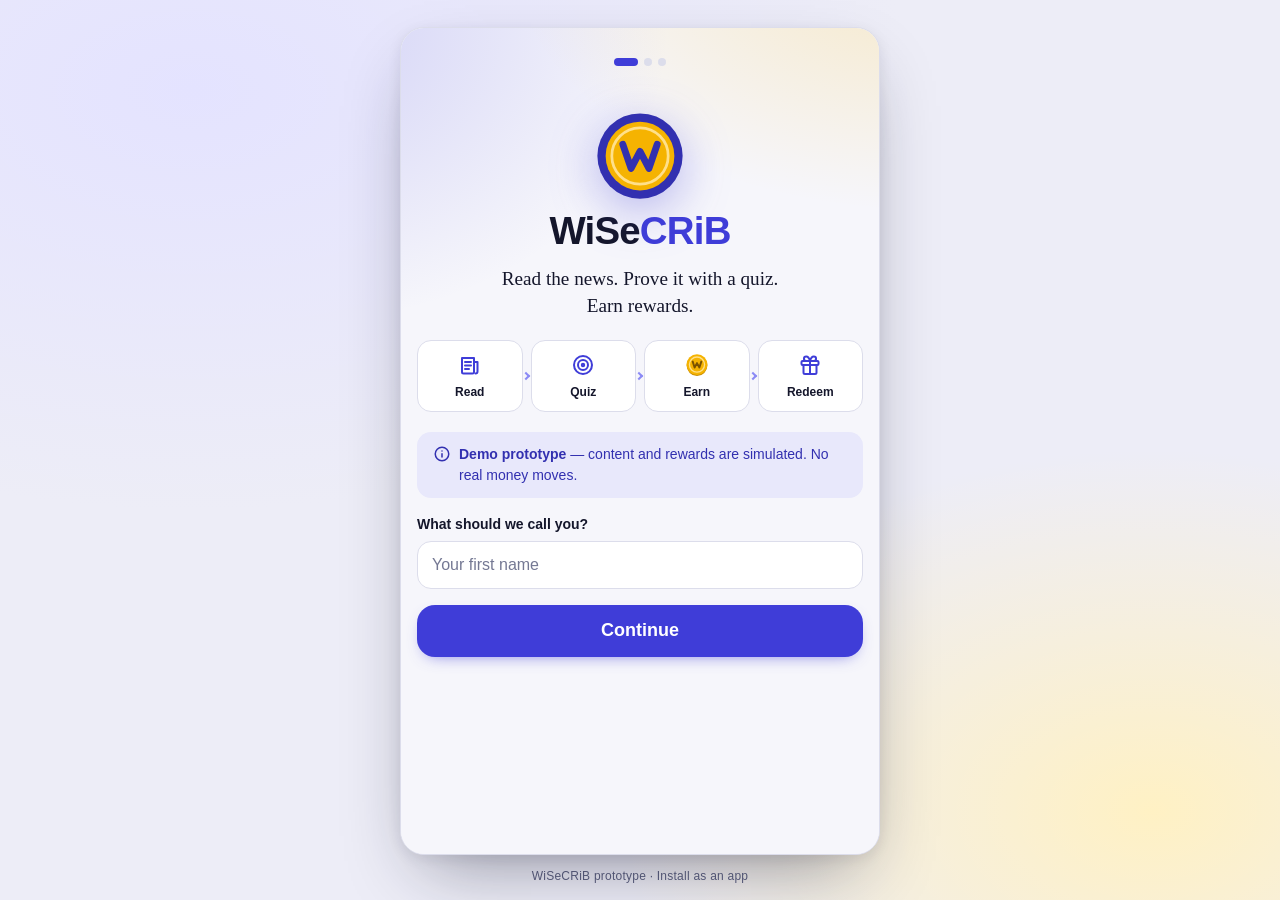
<file: wisecrib/index.html>
<!doctype html>
<html lang="en-IN" data-theme="light">
<head>
  <meta charset="utf-8">
  <meta name="viewport" content="width=device-width, initial-scale=1, viewport-fit=cover">
  <title>WiSeCRiB — Read. Quiz. Earn.</title>
  <meta name="description" content="WiSeCRiB: a current-affairs reader for exam aspirants. Read the news, prove it with a quiz, earn rewards. Demo prototype.">
  <meta name="theme-color" content="#F6F6FB">
  <meta name="color-scheme" content="light dark">
  <meta name="mobile-web-app-capable" content="yes">
  <meta name="apple-mobile-web-app-capable" content="yes">
  <meta name="apple-mobile-web-app-title" content="WiSeCRiB">
  <meta name="apple-mobile-web-app-status-bar-style" content="default">
  <link rel="manifest" href="./manifest.json">
  <link rel="icon" href="./icons/icon.svg" type="image/svg+xml">
  <link rel="icon" href="./icons/icon-192.png" type="image/png" sizes="192x192">
  <link rel="apple-touch-icon" href="./icons/apple-touch-icon.png">
  <script>
    /* Theme boot: apply the saved theme before first paint to avoid a flash. */
    (function () {
      try {
        var s = JSON.parse(localStorage.getItem('wisecrib:state') || 'null');
        var t = (s && s.settings && s.settings.theme) || 'system';
        if (t !== 'light' && t !== 'dark') t = matchMedia('(prefers-color-scheme: dark)').matches ? 'dark' : 'light';
        document.documentElement.setAttribute('data-theme', t);
        var m = document.querySelector('meta[name="theme-color"]');
        if (m) m.setAttribute('content', t === 'dark' ? '#0F1020' : '#F6F6FB');
      } catch (e) { /* storage unavailable: keep light */ }
    })();
  </script>
  <link rel="stylesheet" href="./css/tokens.css">
  <link rel="stylesheet" href="./css/base.css">
  <link rel="stylesheet" href="./css/components.css">
  <link rel="stylesheet" href="./css/views.css">
</head>
<body>
  <a class="skip-link" href="#view" data-skip-link>Skip to content</a>
  <div class="shell" id="shell">
    <header id="app-header" class="app-header"></header>
    <main id="view" class="view" tabindex="-1"></main>
    <nav id="tabbar" class="tabbar" aria-label="Primary"></nav>
    <div id="toast-root" class="toast-root"></div>
    <div id="sheet-root" class="sheet-root"></div>
  </div>
  <p class="desktop-caption">WiSeCRiB prototype · Install as an app</p>
  <div id="live" class="sr-only" aria-live="polite" aria-atomic="true"></div>
  <noscript>
    <p class="noscript">WiSeCRiB needs JavaScript to run. Please enable it and reload.</p>
  </noscript>
  <script type="module" src="./js/main.js"></script>
</body>
</html>
</file>
<file: wisecrib/css/tokens.css>
/* WiSeCRiB design tokens: "Ink & Gold". Light is the default; dark overrides below. */
:root {
  color-scheme: light;

  /* Brand ink */
  --brand-50: #F3F3FE;
  --brand-100: #E8E8FB;
  --brand-200: #CFCFF7;
  --brand-400: #8B8AF5;
  --brand-500: #5856E6;
  --brand-600: #3F3DD8;
  --brand-700: #3230B0;
  --brand-800: #26248A;
  --brand-900: #1A1960;

  /* Coin gold: always dark text on gold */
  --coin-100: #FFF3C7;
  --coin-300: #FFD66B;
  --coin-500: #F5B301;
  --coin-600: #D99A00;
  --coin-ink: #3D2C00;

  /* Status */
  --success: #1B9E5A;
  --danger: #D93B3B;
  --warning: #B7791F;

  /* Surfaces and text (light) */
  --bg: #F6F6FB;
  --surface: #FFFFFF;
  --surface-2: #EEEFF8;
  --surface-3: #E4E5F2;
  --text: #14162B;
  --muted: #5C6080;
  --border: #DCDDEB;

  --link: var(--brand-600);
  --accent-text: var(--brand-700);
  --accent-soft: var(--brand-100);
  --success-text: #13784A;
  --success-soft: #E3F5EC;
  --danger-text: #B42828;
  --danger-soft: #FCE8E8;
  --warning-text: #875A10;
  --warning-soft: #FDF1DC;
  --coin-soft: #FFF3C7;
  --coin-text: #5C4300;

  --ink-grad: linear-gradient(135deg, #4744E0 0%, #3230B0 50%, #1F1E78 100%);
  --gold-grad: linear-gradient(135deg, #FFE08A 0%, #F5B301 55%, #D99A00 100%);
  --backdrop-grad: radial-gradient(1200px 700px at 15% 10%, #E4E3FF 0%, transparent 60%),
                   radial-gradient(900px 600px at 90% 90%, #FFF1C4 0%, transparent 60%),
                   #EDEDF7;

  /* Elevation */
  --shadow-1: 0 1px 2px rgba(20, 22, 43, .06), 0 1px 3px rgba(20, 22, 43, .05);
  --shadow-2: 0 12px 28px -14px rgba(20, 22, 43, .28), 0 2px 6px rgba(20, 22, 43, .06);
  --shadow-3: 0 30px 70px -24px rgba(20, 22, 43, .45), 0 4px 14px rgba(20, 22, 43, .08);

  /* Radii */
  --r-xs: 6px;
  --r-sm: 10px;
  --r-md: 14px;
  --r-lg: 18px;
  --r-xl: 24px;
  --r-pill: 999px;

  /* Spacing */
  --s-1: 4px;
  --s-2: 8px;
  --s-3: 12px;
  --s-4: 16px;
  --s-5: 20px;
  --s-6: 24px;
  --s-8: 32px;
  --gutter: 16px;

  /* Type */
  --font-ui: -apple-system, BlinkMacSystemFont, "Segoe UI", Roboto, Inter, "Helvetica Neue", Arial, sans-serif;
  --font-serif: Georgia, "Times New Roman", serif;
  --fs-xs: .75rem;
  --fs-sm: .875rem;
  --fs-md: 1rem;
  --fs-lg: 1.125rem;
  --fs-xl: 1.375rem;
  --fs-2xl: 1.75rem;
  --fs-3xl: 2.25rem;

  /* Motion */
  --ease: cubic-bezier(.2, .8, .2, 1);
  --dur-1: 150ms;
  --dur-2: 250ms;
  --dur-3: 400ms;

  /* Layout */
  --header-h: 56px;
  --tabbar-h: 60px;
  --safe-top: env(safe-area-inset-top, 0px);
  --safe-bottom: env(safe-area-inset-bottom, 0px);

  --backdrop: rgba(12, 12, 32, .5);
  --toast-bg: #14162B;
  --toast-text: #F4F5FF;
  --skeleton: #E6E7F2;
  /* Focus ring: >= 3:1 on every surface it sits on (5.85:1 on surface-3 .. 7.32:1 on white). */
  --focus-ring: var(--brand-600);
}

[data-theme="dark"] {
  color-scheme: dark;

  --bg: #0F1020;
  --surface: #171932;
  --surface-2: #1F2242;
  --surface-3: #282B52;
  --text: #EEF0FF;
  --muted: #A2A6C8;
  --border: #2A2E55;

  --link: var(--brand-400);
  --accent-text: #B9B8FC;
  --accent-soft: #262862;
  --success-text: #5BD497;
  --success-soft: #133626;
  --danger-text: #FF8F8F;
  --danger-soft: #3A1A24;
  --warning-text: #F2BE63;
  --warning-soft: #3A2C12;
  --coin-soft: #3A3010;
  --coin-text: #FFD66B;

  --ink-grad: linear-gradient(135deg, #4744E0 0%, #2C2A98 50%, #1A1960 100%);
  --backdrop-grad: radial-gradient(1200px 700px at 15% 10%, #1D1D52 0%, transparent 60%),
                   radial-gradient(900px 600px at 90% 90%, #2A2310 0%, transparent 60%),
                   #090A16;

  --shadow-1: 0 1px 2px rgba(0, 0, 0, .45);
  --shadow-2: 0 12px 28px -14px rgba(0, 0, 0, .8), 0 2px 6px rgba(0, 0, 0, .3);
  --shadow-3: 0 30px 70px -24px rgba(0, 0, 0, .9);

  --backdrop: rgba(0, 0, 0, .62);
  --toast-bg: #EEF0FF;
  --toast-text: #14162B;
  --skeleton: #23264A;
  --focus-ring: var(--brand-400); /* 4.53:1 on surface-3 .. 6.61:1 on the backdrop */
}

/* Controls on ink cards and toasts sit on a dark (or, in dark theme, light) fill: use a ring that
   contrasts with that fill (white on ink >= 6.6:1; toast text colour on the toast >= 16:1). */
.card-ink > * { --focus-ring: #FFFFFF; }
.toast { --focus-ring: var(--toast-text); }
</file>
<file: wisecrib/css/base.css>
/* Reset, shell layout, typography, focus, utilities. */
*, *::before, *::after { box-sizing: border-box; }

html, body { height: 100%; }

html {
  -webkit-text-size-adjust: 100%;
  text-size-adjust: 100%;
}

body {
  margin: 0;
  font-family: var(--font-ui);
  font-size: var(--fs-md);
  line-height: 1.5;
  color: var(--text);
  background: var(--bg);
  -webkit-font-smoothing: antialiased;
  -moz-osx-font-smoothing: grayscale;
  overflow: hidden;
}

h1, h2, h3, h4, p, ul, ol, figure, blockquote, dl, dd, fieldset { margin: 0; }
ul, ol { padding: 0; list-style: none; }
fieldset { border: 0; padding: 0; min-width: 0; }
legend { padding: 0; }
img, svg { display: block; max-width: 100%; }
button, input, select, textarea { font: inherit; color: inherit; }
button { cursor: pointer; background: none; border: 0; padding: 0; }
a { color: var(--link); text-decoration: none; }
a:hover { text-decoration: underline; }
table { border-collapse: collapse; width: 100%; }
[hidden] { display: none !important; }

/* ---------- Shell ---------- */
.shell {
  position: relative;
  display: flex;
  flex-direction: column;
  height: 100vh;
  height: 100dvh;
  width: 100%;
  overflow: hidden;
  background: var(--bg);
  isolation: isolate;
}

.view {
  flex: 1 1 auto;
  min-height: 0;
  overflow-y: auto;
  overflow-x: hidden;
  overscroll-behavior: contain;
  -webkit-overflow-scrolling: touch;
  scroll-padding-top: 12px;
  position: relative;
}
.view:focus { outline: none; }

.page {
  padding: var(--s-4) var(--gutter) calc(var(--s-8) + var(--s-4));
  display: flex;
  flex-direction: column;
  gap: var(--s-4);
}
.page--flush { padding-left: 0; padding-right: 0; }

.desktop-caption { display: none; }

body[data-chrome="none"] .app-header,
body[data-chrome="none"] .tabbar { display: none; }
body[data-tabbar="none"] .tabbar { display: none; }

@media (min-width: 720px) {
  body {
    background: var(--backdrop-grad);
    display: flex;
    flex-direction: column;
    align-items: center;
    justify-content: center;
    gap: 12px;
    padding: 24px 0 12px;
  }
  .shell {
    width: 480px;
    max-width: 480px;
    height: min(900px, calc(100vh - 72px));
    height: min(900px, calc(100dvh - 72px));
    border-radius: var(--r-xl);
    box-shadow: var(--shadow-3);
    border: 1px solid var(--border);
  }
  .desktop-caption {
    display: block;
    margin: 0;
    font-size: var(--fs-xs);
    color: var(--muted);
    letter-spacing: .02em;
  }
}

/* ---------- Typography ---------- */
.serif { font-family: var(--font-serif); }
.h-display {
  font-family: var(--font-serif);
  font-size: var(--fs-2xl);
  line-height: 1.2;
  font-weight: 700;
  letter-spacing: -.01em;
}
.h-section {
  font-size: var(--fs-lg);
  font-weight: 750;
  letter-spacing: -.01em;
  line-height: 1.3;
}
.h-sub {
  font-size: var(--fs-sm);
  font-weight: 700;
  text-transform: uppercase;
  letter-spacing: .06em;
  color: var(--muted);
}
.muted { color: var(--muted); }
.small { font-size: var(--fs-sm); }
.xsmall { font-size: var(--fs-xs); }
.strong { font-weight: 700; }
.num { font-variant-numeric: tabular-nums; }
.pos { color: var(--success-text); }
.neg { color: var(--danger-text); }
.center { text-align: center; }
.nowrap { white-space: nowrap; }
.link-btn { color: var(--link); font-weight: 600; text-decoration: none; }
.link-btn:hover { text-decoration: underline; }

/* ---------- Focus ---------- */
:focus-visible {
  outline: 3px solid var(--focus-ring);
  outline-offset: 2px;
  border-radius: 6px;
}

/* ---------- Utilities ---------- */
.sr-only {
  position: absolute !important;
  width: 1px; height: 1px;
  padding: 0; margin: -1px;
  overflow: hidden; clip: rect(0 0 0 0);
  white-space: nowrap; border: 0;
}
.skip-link {
  position: absolute;
  left: 12px; top: -60px;
  z-index: 100;
  background: var(--brand-600);
  color: #fff;
  padding: 10px 14px;
  border-radius: var(--r-sm);
  font-weight: 700;
  transition: top var(--dur-1);
}
.skip-link:focus { top: 12px; }
.row { display: flex; align-items: center; gap: var(--s-2); }
.row-between { display: flex; align-items: center; justify-content: space-between; gap: var(--s-3); }
.stack { display: flex; flex-direction: column; gap: var(--s-3); }
.stack-sm { display: flex; flex-direction: column; gap: var(--s-2); }
.wrap { flex-wrap: wrap; }
.grow { flex: 1 1 auto; min-width: 0; }
.mt-2 { margin-top: var(--s-2); }
.mt-3 { margin-top: var(--s-3); }
.mt-4 { margin-top: var(--s-4); }
.noscript { padding: 24px; text-align: center; }

/* ---------- Reduced motion ---------- */
@media (prefers-reduced-motion: reduce) {
  *, *::before, *::after {
    animation-duration: .01ms !important;
    animation-iteration-count: 1 !important;
    transition-duration: .01ms !important;
    scroll-behavior: auto !important;
  }
}
[data-motion="reduce"] *, [data-motion="reduce"] *::before, [data-motion="reduce"] *::after {
  animation-duration: .01ms !important;
  animation-iteration-count: 1 !important;
  transition-duration: .01ms !important;
}
</file>
<file: wisecrib/css/components.css>
/* Shared components: buttons, chips, cards, header, tabbar, toast, sheet, ring, skeleton, ad slot, quiz, tiles, bars, fields, badges. */

/* ---------- Buttons ---------- */
.btn {
  display: inline-flex;
  align-items: center;
  justify-content: center;
  gap: 8px;
  min-height: 44px;
  padding: 10px 18px;
  border-radius: var(--r-md);
  font-weight: 700;
  font-size: var(--fs-md);
  line-height: 1.2;
  text-decoration: none;
  border: 1px solid transparent;
  transition: transform var(--dur-1) var(--ease), background-color var(--dur-1), box-shadow var(--dur-1), opacity var(--dur-1);
  user-select: none;
  -webkit-tap-highlight-color: transparent;
  text-align: center;
}
.btn:hover { text-decoration: none; }
.btn:active:not(:disabled) { transform: scale(.98); }
.btn:disabled, .btn[aria-disabled="true"] { opacity: .5; cursor: not-allowed; }
.btn svg { width: 20px; height: 20px; flex: none; }
.btn-primary { background: var(--brand-600); color: #fff; box-shadow: 0 6px 16px -8px rgba(63, 61, 216, .7); }
.btn-primary:hover:not(:disabled) { background: var(--brand-700); }
.btn-gold { background: var(--coin-500); color: var(--coin-ink); box-shadow: 0 6px 16px -8px rgba(217, 154, 0, .8); }
.btn-gold:hover:not(:disabled) { background: #FFC21A; }
.btn-secondary { background: var(--surface-2); color: var(--text); border-color: var(--border); }
.btn-secondary:hover:not(:disabled) { background: var(--surface-3); }
.btn-ghost { background: transparent; color: var(--link); }
.btn-ghost:hover:not(:disabled) { background: var(--accent-soft); }
.btn-danger { background: var(--danger); color: #fff; }
.btn-danger-soft { background: var(--danger-soft); color: var(--danger-text); }
.btn-on-ink { background: rgba(255, 255, 255, .14); color: #fff; border-color: rgba(255, 255, 255, .22); }
.btn-on-ink:hover:not(:disabled) { background: rgba(255, 255, 255, .22); }
.btn-block { width: 100%; }
.btn-sm { min-height: 36px; padding: 6px 12px; font-size: var(--fs-sm); border-radius: var(--r-sm); }
.btn-sm svg { width: 16px; height: 16px; }
.btn-lg { min-height: 52px; font-size: var(--fs-lg); border-radius: var(--r-lg); }

.icon-btn {
  display: inline-grid;
  place-items: center;
  width: 44px;
  height: 44px;
  border-radius: var(--r-pill);
  color: var(--text);
  transition: background-color var(--dur-1);
}
.icon-btn:hover { background: var(--surface-2); }
.icon-btn svg { width: 22px; height: 22px; }

/* ---------- Chips and tags ---------- */
.chip {
  display: inline-flex;
  align-items: center;
  gap: 6px;
  min-height: 36px;
  padding: 6px 14px;
  border-radius: var(--r-pill);
  background: var(--surface);
  border: 1px solid var(--border);
  color: var(--text);
  font-size: var(--fs-sm);
  font-weight: 600;
  white-space: nowrap;
  transition: background-color var(--dur-1), color var(--dur-1), border-color var(--dur-1);
}
.chip:hover { border-color: var(--brand-400); }
.chip[aria-pressed="true"], .chip.is-active {
  background: var(--brand-600);
  border-color: var(--brand-600);
  color: #fff;
}
.chip .dot { width: 8px; height: 8px; border-radius: 50%; background: var(--cat, var(--brand-600)); flex: none; }
.chip[aria-pressed="true"] .dot { background: #fff; }
.chip svg { width: 16px; height: 16px; }
.chip-lg { min-height: 44px; padding: 8px 16px; font-size: var(--fs-md); }

.tag {
  display: inline-flex;
  align-items: center;
  gap: 5px;
  padding: 2px 8px;
  border-radius: var(--r-pill);
  font-size: var(--fs-xs);
  font-weight: 700;
  line-height: 1.6;
  white-space: nowrap;
  background: var(--surface-2);
  color: var(--muted);
}
.tag svg { width: 12px; height: 12px; }
.tag-cat { color: var(--text); background: transparent; padding-left: 0; }
.tag-cat::before { content: ""; width: 8px; height: 8px; border-radius: 50%; background: var(--cat, var(--brand-600)); }
.tag-demo { background: transparent; border: 1px dashed var(--border); color: var(--muted); padding: 1px 7px; }
.tag-sponsored { background: var(--coin-soft); color: var(--coin-text); }
.tag-exam { background: var(--accent-soft); color: var(--accent-text); }
.tag-premium { background: var(--ink-grad); color: #FFE08A; }
.tag-success { background: var(--success-soft); color: var(--success-text); }
.tag-warning { background: var(--warning-soft); color: var(--warning-text); }
.tag-danger { background: var(--danger-soft); color: var(--danger-text); }
.tag-partner { background: var(--success-soft); color: var(--success-text); }

.reward-badge {
  display: inline-flex;
  align-items: center;
  gap: 4px;
  padding: 3px 9px 3px 4px;
  border-radius: var(--r-pill);
  background: var(--coin-soft);
  color: var(--coin-text);
  font-size: var(--fs-xs);
  font-weight: 800;
  white-space: nowrap;
  font-variant-numeric: tabular-nums;
}
.reward-badge svg { width: 16px; height: 16px; }
.reward-badge.is-done { background: var(--success-soft); color: var(--success-text); padding-left: 8px; }
.reward-badge.is-done svg { width: 13px; height: 13px; }

/* ---------- Cards ---------- */
.card {
  background: var(--surface);
  border: 1px solid var(--border);
  border-radius: var(--r-lg);
  box-shadow: var(--shadow-1);
}
.card-pad { padding: var(--s-4); }
.card-title { font-weight: 750; font-size: var(--fs-md); line-height: 1.3; }
.card-sub { color: var(--muted); font-size: var(--fs-sm); }
.card-link { display: block; color: inherit; text-decoration: none; }
.card-link:hover { text-decoration: none; border-color: var(--brand-400); }
.card-ink {
  background: var(--ink-grad);
  color: #fff;
  border: 0;
  box-shadow: var(--shadow-2);
}
.card-ink .muted, .card-ink .card-sub { color: rgba(255, 255, 255, .78); }
.card-note {
  border-radius: var(--r-md);
  padding: var(--s-3) var(--s-4);
  background: var(--surface-2);
  color: var(--muted);
  font-size: var(--fs-sm);
  display: flex;
  gap: var(--s-2);
  align-items: flex-start;
}
.card-note svg { width: 18px; height: 18px; flex: none; margin-top: 1px; }
.card-note.is-warning { background: var(--warning-soft); color: var(--warning-text); }
.card-note.is-success { background: var(--success-soft); color: var(--success-text); }
.card-note.is-danger { background: var(--danger-soft); color: var(--danger-text); }
.card-note.is-info { background: var(--accent-soft); color: var(--accent-text); }

.section-head { display: flex; align-items: baseline; justify-content: space-between; gap: var(--s-3); margin-top: var(--s-2); }

/* ---------- Header ---------- */
.app-header {
  flex: none;
  position: relative;
  z-index: 5;
  padding-top: var(--safe-top);
  background: color-mix(in srgb, var(--bg) 88%, transparent);
  backdrop-filter: saturate(1.4) blur(10px);
  -webkit-backdrop-filter: saturate(1.4) blur(10px);
  border-bottom: 1px solid var(--border);
}
.hdr {
  height: var(--header-h);
  display: flex;
  align-items: center;
  gap: 6px;
  padding: 0 10px 0 6px;
}
.hdr-left { display: flex; align-items: center; flex: none; min-width: 10px; }
.hdr-title {
  transition: opacity var(--dur-2) var(--ease), transform var(--dur-2) var(--ease);
  flex: 1 1 auto;
  min-width: 0;
  font-weight: 800;
  font-size: var(--fs-lg);
  letter-spacing: -.01em;
  overflow: hidden;
  text-overflow: ellipsis;
  white-space: nowrap;
}
.hdr-right { display: flex; align-items: center; gap: 6px; flex: none; }
.brand-lockup { display: inline-flex; align-items: center; gap: 8px; color: var(--text); text-decoration: none; padding-left: 6px; }
.brand-lockup:hover { text-decoration: none; }
.brand-lockup svg { width: 30px; height: 30px; }
.wordmark { font-weight: 850; font-size: 1.25rem; letter-spacing: -.02em; line-height: 1; }
.wordmark b { color: var(--link); font-weight: 850; }
.coin-pill {
  display: inline-flex;
  align-items: center;
  gap: 6px;
  min-height: 36px;
  padding: 4px 12px 4px 5px;
  border-radius: var(--r-pill);
  background: var(--coin-soft);
  color: var(--coin-text);
  font-weight: 800;
  font-variant-numeric: tabular-nums;
  text-decoration: none;
  border: 1px solid color-mix(in srgb, var(--coin-500) 40%, transparent);
  transition: transform var(--dur-2) var(--ease);
}
.coin-pill:hover { text-decoration: none; }
.coin-pill svg { width: 26px; height: 26px; }
.coin-pill.pulse { animation: pill-pulse 520ms var(--ease); }
@keyframes pill-pulse {
  0% { transform: scale(1); }
  35% { transform: scale(1.14); box-shadow: 0 0 0 6px color-mix(in srgb, var(--coin-500) 30%, transparent); }
  100% { transform: scale(1); box-shadow: 0 0 0 0 transparent; }
}
.crown-badge {
  display: inline-grid;
  place-items: center;
  width: 36px;
  height: 36px;
  border-radius: var(--r-pill);
  background: var(--ink-grad);
  color: #FFD66B;
}
.crown-badge svg { width: 18px; height: 18px; }

/* ---------- Tabbar ---------- */
.tabbar {
  flex: none;
  position: relative;
  z-index: 5;
  display: grid;
  grid-template-columns: repeat(4, 1fr);
  padding-bottom: var(--safe-bottom);
  background: color-mix(in srgb, var(--surface) 94%, transparent);
  backdrop-filter: blur(10px);
  -webkit-backdrop-filter: blur(10px);
  border-top: 1px solid var(--border);
}
.tab {
  position: relative;
  display: flex;
  flex-direction: column;
  align-items: center;
  justify-content: center;
  gap: 2px;
  height: var(--tabbar-h);
  color: var(--muted);
  font-size: 11px;
  font-weight: 700;
  letter-spacing: .01em;
  text-decoration: none;
}
.tab:hover { text-decoration: none; color: var(--text); }
.tab svg { width: 24px; height: 24px; transition: transform var(--dur-2) var(--ease); }
.tab[aria-current="page"] { color: var(--link); }
.tab[aria-current="page"] svg { transform: translateY(-1px); }
.tab[aria-current="page"]::before {
  content: "";
  position: absolute;
  top: 0;
  width: 28px;
  height: 3px;
  border-radius: 0 0 3px 3px;
  background: var(--link);
}
.tab-dot {
  position: absolute;
  top: 9px;
  left: calc(50% + 8px);
  width: 9px;
  height: 9px;
  border-radius: 50%;
  background: var(--coin-500);
  border: 2px solid var(--surface);
}

/* ---------- Toast ---------- */
.toast-root {
  position: absolute;
  left: 0;
  right: 0;
  bottom: calc(var(--tabbar-h) + var(--safe-bottom) + 12px);
  z-index: 40;
  display: flex;
  flex-direction: column-reverse;
  align-items: center;
  gap: 8px;
  padding: 0 var(--gutter);
  pointer-events: none;
}
body[data-chrome="none"] .toast-root, body[data-tabbar="none"] .toast-root { bottom: calc(var(--safe-bottom) + 16px); }
.toast {
  pointer-events: auto;
  display: flex;
  align-items: center;
  gap: 10px;
  max-width: 100%;
  min-height: 48px;
  padding: 10px 14px;
  border-radius: var(--r-md);
  background: var(--toast-bg);
  color: var(--toast-text);
  box-shadow: var(--shadow-3);
  font-size: var(--fs-sm);
  font-weight: 600;
  animation: toast-in 280ms var(--ease);
}
.toast.is-leaving { animation: toast-out 200ms var(--ease) forwards; }
.toast svg { width: 22px; height: 22px; flex: none; }
.toast-msg { flex: 1 1 auto; min-width: 0; }
.toast--success svg { color: #3DDC8A; }
.toast--warn svg { color: #F5B301; }
.toast--error svg { color: #FF7B7B; }
[data-theme="dark"] .toast--success svg { color: var(--success); }
[data-theme="dark"] .toast--warn svg { color: var(--warning); }
[data-theme="dark"] .toast--error svg { color: var(--danger); }
.toast--coin { background: var(--gold-grad); color: var(--coin-ink); }
.toast-action {
  flex: none;
  font-weight: 800;
  color: inherit;
  text-decoration: underline;
  min-height: 32px;
  padding: 0 4px;
}
@keyframes toast-in { from { transform: translateY(16px) scale(.98); opacity: 0; } to { transform: none; opacity: 1; } }
@keyframes toast-out { to { transform: translateY(10px); opacity: 0; } }

/* ---------- Sheet ---------- */
.sheet-root { position: absolute; inset: 0; z-index: 50; pointer-events: none; }
.sheet-root:empty { display: none; }
.sheet-wrap { position: absolute; inset: 0; pointer-events: auto; display: flex; flex-direction: column; justify-content: flex-end; }
.sheet-backdrop { position: absolute; inset: 0; background: var(--backdrop); animation: fade-in 200ms var(--ease); }
.sheet {
  position: relative;
  max-height: 90%;
  overflow-y: auto;
  overscroll-behavior: contain;
  background: var(--surface);
  border-radius: var(--r-xl) var(--r-xl) 0 0;
  padding: 8px var(--gutter) calc(var(--s-5) + var(--safe-bottom));
  box-shadow: var(--shadow-3);
  animation: sheet-in 300ms var(--ease);
}
.sheet-handle { width: 40px; height: 5px; border-radius: 3px; background: var(--border); margin: 4px auto 8px; }
.sheet-head { display: flex; align-items: center; justify-content: space-between; gap: var(--s-2); margin-bottom: var(--s-3); }
.sheet-title { font-size: var(--fs-xl); font-weight: 800; letter-spacing: -.01em; line-height: 1.25; }
.sheet-body { display: flex; flex-direction: column; gap: var(--s-3); }
.sheet-actions { display: flex; flex-direction: column; gap: var(--s-2); margin-top: var(--s-5); }
@keyframes sheet-in { from { transform: translateY(40px); opacity: .4; } to { transform: none; opacity: 1; } }
@keyframes fade-in { from { opacity: 0; } to { opacity: 1; } }

.spinner {
  width: 44px;
  height: 44px;
  border-radius: 50%;
  border: 4px solid var(--surface-3);
  border-top-color: var(--brand-600);
  animation: spin 800ms linear infinite;
  margin: 12px auto;
}
@keyframes spin { to { transform: rotate(360deg); } }

/* ---------- Progress ring / meter ---------- */
.ring { position: relative; width: 44px; height: 44px; flex: none; }
.ring svg { width: 100%; height: 100%; transform: rotate(-90deg); }
.ring-track { stroke: var(--surface-3); }
.ring-fill { stroke: var(--brand-600); transition: stroke-dashoffset 250ms linear; }
.ring.is-done .ring-fill { stroke: var(--success); }

.meter {
  position: relative;
  height: 8px;
  border-radius: var(--r-pill);
  background: var(--surface-3);
  overflow: hidden;
}
.meter > span {
  position: absolute;
  inset: 0 auto 0 0;
  width: 0;
  border-radius: inherit;
  background: var(--gold-grad);
  transition: width var(--dur-3) var(--ease);
}
.meter.is-brand > span { background: var(--brand-600); }
.meter.on-ink { background: rgba(255, 255, 255, .18); }

/* ---------- Skeleton ---------- */
.skeleton {
  background: linear-gradient(90deg, var(--skeleton) 0%, color-mix(in srgb, var(--skeleton) 60%, var(--surface)) 50%, var(--skeleton) 100%);
  background-size: 200% 100%;
  animation: shimmer 1.2s linear infinite;
  border-radius: var(--r-sm);
}
@keyframes shimmer { from { background-position: 200% 0; } to { background-position: -200% 0; } }

/* ---------- Ad slot ---------- */
.ad-slot {
  border: 1.5px dashed var(--border);
  border-radius: var(--r-md);
  padding: var(--s-3);
  background: repeating-linear-gradient(135deg, transparent 0 10px, color-mix(in srgb, var(--surface-2) 70%, transparent) 10px 20px);
  color: var(--muted);
  display: grid;
  grid-template-columns: 52px 1fr;
  gap: var(--s-3);
  align-items: center;
}
.ad-slot-label { grid-column: 1 / -1; font-size: var(--fs-xs); font-weight: 700; letter-spacing: .04em; text-transform: uppercase; }
.ad-slot-art { width: 52px; height: 52px; border-radius: var(--r-sm); background: var(--surface-3); }
.ad-slot-lines { display: flex; flex-direction: column; gap: 6px; }
.ad-slot-lines span { height: 8px; border-radius: 4px; background: var(--surface-3); }
.ad-slot-lines span:nth-child(2) { width: 70%; }
.ad-slot-lines span:nth-child(3) { width: 45%; }

/* ---------- Forms ---------- */
.field { display: flex; flex-direction: column; gap: 6px; }
.field-label { font-weight: 700; font-size: var(--fs-sm); }
.field-hint { font-size: var(--fs-xs); color: var(--muted); }
.field-error { font-size: var(--fs-sm); color: var(--danger-text); font-weight: 600; min-height: 0; }
.field-error:empty { display: none; }
.input {
  width: 100%;
  min-height: 48px;
  padding: 10px 14px;
  border-radius: var(--r-md);
  border: 1.5px solid var(--border);
  background: var(--surface);
  color: var(--text);
  font-size: var(--fs-md);
  transition: border-color var(--dur-1), box-shadow var(--dur-1);
}
.input::placeholder { color: color-mix(in srgb, var(--muted) 85%, transparent); }
.input:focus { outline: none; border-color: var(--brand-600); box-shadow: 0 0 0 3px color-mix(in srgb, var(--brand-400) 45%, transparent); }
.input[aria-invalid="true"] { border-color: var(--danger); }
.input-affix { position: relative; }
.input-affix .input { padding-left: 42px; }
.input-affix > svg, .input-affix > .affix { position: absolute; left: 13px; top: 50%; transform: translateY(-50%); width: 20px; height: 20px; color: var(--muted); pointer-events: none; }
.input-affix > .affix { font-weight: 700; width: auto; height: auto; }
.input-affix .clear-btn { position: absolute; right: 2px; top: 50%; transform: translateY(-50%); }

/* Switch */
.switch {
  position: relative;
  width: 52px;
  height: 32px;
  flex: none;
  border-radius: var(--r-pill);
  background: var(--surface-3);
  border: 1px solid var(--border);
  transition: background-color var(--dur-2);
}
.switch::after {
  content: "";
  position: absolute;
  top: 3px;
  left: 3px;
  width: 24px;
  height: 24px;
  border-radius: 50%;
  background: #fff;
  box-shadow: 0 1px 3px rgba(0, 0, 0, .3);
  transition: transform var(--dur-2) var(--ease);
}
.switch[aria-checked="true"] { background: var(--brand-600); border-color: var(--brand-600); }
.switch[aria-checked="true"]::after { transform: translateX(20px); }
.switch:disabled { opacity: .45; cursor: not-allowed; }

/* Segmented */
.segmented {
  display: grid;
  grid-auto-flow: column;
  grid-auto-columns: 1fr;
  gap: 4px;
  padding: 4px;
  border-radius: var(--r-md);
  background: var(--surface-2);
  border: 1px solid var(--border);
}
.segmented button {
  min-height: 40px;
  border-radius: var(--r-sm);
  font-weight: 700;
  font-size: var(--fs-sm);
  color: var(--muted);
  transition: background-color var(--dur-1), color var(--dur-1);
  padding: 4px 8px;
}
.segmented button[aria-pressed="true"], .segmented button[aria-selected="true"] {
  background: var(--surface);
  color: var(--text);
  box-shadow: var(--shadow-1);
}

/* ---------- Lists ---------- */
.list { display: flex; flex-direction: column; }
.list-row {
  display: flex;
  align-items: center;
  gap: var(--s-3);
  min-height: 56px;
  padding: 10px var(--s-4);
  color: var(--text);
  text-decoration: none;
  border-top: 1px solid var(--border);
}
.list-row:first-child { border-top: 0; }
a.list-row:hover { background: var(--surface-2); text-decoration: none; }
.list-row > svg { width: 22px; height: 22px; color: var(--muted); flex: none; }
.list-row .chev { margin-left: auto; color: var(--muted); }
.list-row-main { flex: 1 1 auto; min-width: 0; }
.list-row-title { font-weight: 650; }
.list-row-sub { font-size: var(--fs-sm); color: var(--muted); }

/* ---------- Stat tiles / bars ---------- */
.tiles { display: grid; grid-template-columns: repeat(2, minmax(0, 1fr)); gap: var(--s-3); }
.tiles-3 { grid-template-columns: repeat(3, minmax(0, 1fr)); }
.tile {
  background: var(--surface);
  border: 1px solid var(--border);
  border-radius: var(--r-md);
  padding: var(--s-3);
  min-width: 0;
}
.tile-value { font-size: var(--fs-xl); font-weight: 800; letter-spacing: -.01em; font-variant-numeric: tabular-nums; line-height: 1.2; overflow-wrap: anywhere; }
.tile-label { font-size: var(--fs-xs); color: var(--muted); font-weight: 600; margin-top: 2px; }
.bars { display: flex; flex-direction: column; gap: 10px; }
.bar-row { display: grid; grid-template-columns: 96px 1fr 40px; gap: 10px; align-items: center; font-size: var(--fs-sm); }
.bar-row .bar-label { overflow: hidden; text-overflow: ellipsis; white-space: nowrap; color: var(--muted); font-weight: 600; }
.bar-row .bar-track { display: block; height: 10px; border-radius: var(--r-pill); background: var(--surface-2); overflow: hidden; }
.bar-row .bar-fill { display: block; height: 100%; border-radius: inherit; background: var(--cat, var(--brand-600)); min-width: 2px; }
.bar-row .bar-val { text-align: right; font-weight: 700; font-variant-numeric: tabular-nums; }

/* ---------- Badges ---------- */
.badge-premium {
  display: inline-flex;
  align-items: center;
  gap: 5px;
  padding: 3px 10px;
  border-radius: var(--r-pill);
  background: var(--ink-grad);
  color: #FFE08A;
  font-size: var(--fs-xs);
  font-weight: 800;
  letter-spacing: .02em;
}
.badge-premium svg { width: 13px; height: 13px; }

/* ---------- Quiz ---------- */
.quiz-head { display: flex; flex-direction: column; gap: var(--s-2); }
.quiz-progress { display: flex; align-items: center; gap: var(--s-3); }
.quiz-progress .meter { flex: 1; }
.quiz-count { font-size: var(--fs-sm); color: var(--muted); font-weight: 700; font-variant-numeric: tabular-nums; white-space: nowrap; }
.quiz-timer {
  display: inline-flex; align-items: center; gap: 6px;
  font-weight: 800; font-variant-numeric: tabular-nums;
  padding: 4px 10px; border-radius: var(--r-pill);
  background: var(--accent-soft); color: var(--accent-text);
  align-self: flex-start;
}
.quiz-timer svg { width: 16px; height: 16px; }
.quiz-timer.is-over { background: var(--warning-soft); color: var(--warning-text); }
.quiz-form { display: flex; flex-direction: column; gap: var(--s-4); }
.quiz-q { padding: var(--s-4); }
.quiz-q legend { display: flex; flex-direction: column; gap: 4px; margin-bottom: var(--s-3); float: left; width: 100%; }
.quiz-q legend + * { clear: both; }
.quiz-q-num { font-size: var(--fs-xs); font-weight: 800; color: var(--link); text-transform: uppercase; letter-spacing: .06em; }
.quiz-q-text { font-family: var(--font-serif); font-size: 1.1rem; font-weight: 700; line-height: 1.35; }
.quiz-q-from { font-size: var(--fs-xs); color: var(--muted); }
.options { display: flex; flex-direction: column; gap: 8px; }
.option {
  position: relative;
  display: flex;
  align-items: center;
  gap: 12px;
  min-height: 52px;
  padding: 10px 14px;
  border-radius: var(--r-md);
  border: 1.5px solid var(--border);
  background: var(--surface);
  cursor: pointer;
  transition: border-color var(--dur-1), background-color var(--dur-1), transform var(--dur-1);
}
.option:hover { border-color: var(--brand-400); }
.option input { position: absolute; opacity: 0; width: 1px; height: 1px; pointer-events: none; }
.option-key {
  flex: none;
  display: inline-grid;
  place-items: center;
  width: 30px;
  height: 30px;
  border-radius: 50%;
  background: var(--surface-2);
  color: var(--muted);
  font-weight: 800;
  font-size: var(--fs-sm);
  transition: background-color var(--dur-1), color var(--dur-1);
}
.option-text { flex: 1; min-width: 0; font-weight: 600; line-height: 1.35; }
.option.is-selected { border-color: var(--brand-600); background: var(--accent-soft); }
.option.is-selected .option-key { background: var(--brand-600); color: #fff; }
.option:has(input:focus-visible) { outline: 3px solid var(--focus-ring); outline-offset: 2px; }
.quiz-submit-bar {
  position: sticky;
  bottom: 0;
  padding: var(--s-3) 0 var(--s-2);
  background: linear-gradient(to top, var(--bg) 70%, transparent);
}

.result-hero { text-align: center; padding: var(--s-6) var(--s-4) var(--s-5); display: flex; flex-direction: column; align-items: center; gap: var(--s-2); }
.score-ring { position: relative; width: 120px; height: 120px; }
.score-ring svg { width: 100%; height: 100%; transform: rotate(-90deg); }
.score-ring .ring-track { stroke: rgba(255, 255, 255, .2); }
.score-ring .ring-fill { stroke: #FFD66B; }
.score-ring-label { position: absolute; inset: 0; display: grid; place-items: center; font-size: 2rem; font-weight: 850; font-variant-numeric: tabular-nums; }
.score-ring-label small { font-size: 1rem; opacity: .8; font-weight: 700; }
.result-reward {
  display: flex; align-items: center; gap: 10px;
  padding: var(--s-3) var(--s-4);
  border-radius: var(--r-md);
  background: var(--coin-soft); color: var(--coin-text);
  font-weight: 700;
}
.result-reward svg { width: 28px; height: 28px; flex: none; }
.result-reward.is-muted { background: var(--surface-2); color: var(--muted); }
.review { display: flex; flex-direction: column; gap: var(--s-3); }
.review-item { padding: var(--s-4); display: flex; flex-direction: column; gap: 8px; }
.review-q { font-family: var(--font-serif); font-weight: 700; line-height: 1.35; }
.review-ans { display: flex; align-items: flex-start; gap: 8px; font-size: var(--fs-sm); }
.review-ans svg { width: 18px; height: 18px; flex: none; margin-top: 1px; }
.review-ans.is-right { color: var(--success-text); }
.review-ans.is-wrong { color: var(--danger-text); }
.review-fact { font-size: var(--fs-sm); color: var(--muted); border-left: 3px solid var(--brand-400); padding-left: 10px; }

/* ---------- Misc ---------- */
.empty {
  text-align: center;
  padding: var(--s-8) var(--s-4);
  color: var(--muted);
  display: flex;
  flex-direction: column;
  align-items: center;
  gap: var(--s-3);
}
.empty svg { width: 44px; height: 44px; color: var(--brand-400); }
.empty-title { font-weight: 800; color: var(--text); font-size: var(--fs-lg); }

.kv { display: flex; flex-direction: column; }
.kv-row { display: flex; justify-content: space-between; align-items: baseline; gap: var(--s-3); padding: 10px 0; border-top: 1px solid var(--border); font-variant-numeric: tabular-nums; }
.kv-row:first-child { border-top: 0; }
.kv-row dt, .kv-row th { color: var(--muted); font-weight: 600; text-align: left; }
.kv-row dd, .kv-row td { font-weight: 700; text-align: right; }
.kv-row.is-total { border-top: 2px solid var(--text); font-size: var(--fs-lg); }
.kv-row.is-total dt, .kv-row.is-total th { color: var(--text); font-weight: 800; }

.code-box {
  display: flex; align-items: center; justify-content: space-between; gap: var(--s-2);
  padding: 10px 10px 10px 14px;
  border-radius: var(--r-md);
  border: 1.5px dashed var(--brand-400);
  background: var(--accent-soft);
  font-family: ui-monospace, SFMono-Regular, Menlo, Consolas, monospace;
  font-weight: 700;
  font-size: var(--fs-md);
  letter-spacing: .04em;
  color: var(--accent-text);
  overflow-wrap: anywhere;
}
.code-box .btn { font-family: var(--font-ui); letter-spacing: 0; flex: none; }

.coin-inline { display: inline-flex; align-items: center; gap: 4px; font-weight: 800; font-variant-numeric: tabular-nums; }
.coin-inline svg { width: 18px; height: 18px; }

.success-mark {
  width: 64px; height: 64px; border-radius: 50%;
  display: grid; place-items: center;
  background: var(--success-soft); color: var(--success-text);
  margin: 4px auto 0;
  animation: pop 400ms var(--ease);
}
.success-mark svg { width: 34px; height: 34px; }
@keyframes pop { 0% { transform: scale(.6); opacity: 0; } 70% { transform: scale(1.08); } 100% { transform: none; opacity: 1; } }

/* Coin particles (created by coinburst.js) */
.coin-layer { position: fixed; inset: 0; pointer-events: none; z-index: 90; overflow: hidden; }
.coin-particle { position: absolute; left: 0; top: 0; width: 22px; height: 22px; will-change: transform, opacity; }
.coin-particle svg { width: 100%; height: 100%; filter: drop-shadow(0 2px 3px rgba(120, 80, 0, .35)); }
.coin-float {
  position: absolute; left: 0; top: 0;
  font-weight: 900; font-size: 1.25rem;
  color: var(--coin-600);
  text-shadow: 0 1px 0 #fff, 0 2px 8px rgba(0, 0, 0, .15);
  will-change: transform, opacity;
  white-space: nowrap;
}
[data-theme="dark"] .coin-float { color: var(--coin-300); text-shadow: 0 2px 8px rgba(0, 0, 0, .6); }

/* Large-title pattern: the header title fades in once the page's own h1 scrolls away. */
.hdr-title.is-hidden { opacity: 0; transform: translateY(4px); }
</file>
<file: wisecrib/css/views.css>
/* Per-screen layout: onboarding, feed, article, quiz, practice, wallet, redeem, premium, profile, settings, partners, how-rewards. */

.page-head { display: flex; flex-direction: column; gap: 4px; }
.on-ink-muted { color: rgba(255, 255, 255, .82); }
.h-sub.on-ink { color: rgba(255, 255, 255, .78); }
.tag-on-ink { background: rgba(255, 255, 255, .16); color: #fff; }
a.tag-on-ink:hover { text-decoration: none; background: rgba(255, 255, 255, .24); }
.on-ink-badge { background: rgba(255, 255, 255, .14); }
.demo-note {
  display: flex; gap: 8px; align-items: flex-start;
  font-size: var(--fs-xs); color: var(--muted);
}
.demo-note svg { width: 16px; height: 16px; flex: none; margin-top: 1px; }
.fatal { min-height: 100%; justify-content: center; }
.fatal-ico svg { width: 40px; height: 40px; color: var(--warning); }

/* ---------------------------------------------------------------- Onboarding */
body[data-chrome="none"] .view { background:
  radial-gradient(600px 380px at 110% -10%, color-mix(in srgb, var(--coin-500) 22%, transparent), transparent 70%),
  radial-gradient(520px 420px at -20% 0%, color-mix(in srgb, var(--brand-500) 22%, transparent), transparent 70%),
  var(--bg); }
.onb {
  min-height: 100%;
  display: flex;
  flex-direction: column;
  gap: var(--s-5);
  padding: calc(var(--safe-top) + 12px) var(--gutter) calc(var(--safe-bottom) + 28px);
  max-width: 480px;
  margin: 0 auto;
}
.onb-top { display: flex; align-items: center; justify-content: space-between; min-height: 44px; }
.onb--hero .onb-top { justify-content: center; }
.onb-spacer { width: 44px; }
.onb-dots { display: inline-flex; gap: 6px; }
.onb-dots span { width: 8px; height: 8px; border-radius: 99px; background: var(--border); transition: width var(--dur-2) var(--ease), background-color var(--dur-2); }
.onb-dots span.is-active { width: 24px; background: var(--brand-600); }
.onb-dots span.is-done { background: var(--brand-400); }
.onb-hero { display: flex; flex-direction: column; align-items: center; text-align: center; gap: var(--s-3); padding-top: var(--s-2); }
.onb-logo svg { width: 88px; height: 88px; filter: drop-shadow(0 12px 24px rgba(63, 61, 216, .35)); animation: float 5s ease-in-out infinite; }
@keyframes float { 0%, 100% { transform: translateY(0) rotate(-3deg); } 50% { transform: translateY(-6px) rotate(3deg); } }
.onb-brand .wordmark { font-size: 2.4rem; }
.onb-tagline { font-family: var(--font-serif); font-size: 1.2rem; line-height: 1.4; max-width: 30ch; }
.onb-loop {
  display: grid; grid-template-columns: repeat(4, 1fr); gap: 8px;
  width: 100%; margin-top: var(--s-2);
  counter-reset: loop;
}
.onb-loop li {
  position: relative;
  display: flex; flex-direction: column; align-items: center; gap: 6px;
  padding: 12px 4px 10px;
  border-radius: var(--r-md);
  background: var(--surface);
  border: 1px solid var(--border);
  font-size: var(--fs-xs); font-weight: 800; color: var(--text);
}
.onb-loop li svg { width: 24px; height: 24px; color: var(--link); }
.onb-loop li:not(:last-child)::after {
  content: "";
  position: absolute; right: -7px; top: 50%;
  width: 6px; height: 6px;
  border-top: 2px solid var(--brand-400); border-right: 2px solid var(--brand-400);
  transform: translateY(-50%) rotate(45deg);
}
.onb-form { display: flex; flex-direction: column; gap: var(--s-4); }
.onb-q { display: flex; flex-direction: column; gap: 6px; margin-bottom: var(--s-2); }
.goal-list { display: flex; flex-direction: column; gap: 10px; }
.goal-list legend { margin-bottom: var(--s-4); }
.goal-card {
  position: relative;
  display: flex; align-items: center; gap: 14px;
  padding: 14px;
  border-radius: var(--r-lg);
  border: 1.5px solid var(--border);
  background: var(--surface);
  cursor: pointer;
  transition: border-color var(--dur-1), background-color var(--dur-1), transform var(--dur-1);
}
.goal-card:hover { border-color: var(--brand-400); }
.goal-card input { position: absolute; opacity: 0; pointer-events: none; }
.goal-card:has(input:focus-visible) { outline: 3px solid var(--focus-ring); outline-offset: 2px; }
.goal-icon { flex: none; display: grid; place-items: center; width: 44px; height: 44px; border-radius: 12px; background: var(--accent-soft); color: var(--accent-text); }
.goal-icon svg { width: 24px; height: 24px; }
.goal-text { flex: 1; min-width: 0; display: flex; flex-direction: column; gap: 2px; }
.goal-title { font-weight: 800; }
.goal-desc { font-size: var(--fs-sm); color: var(--muted); line-height: 1.35; }
.goal-check { flex: none; display: grid; place-items: center; width: 26px; height: 26px; border-radius: 50%; border: 2px solid var(--border); color: transparent; }
.goal-check svg { width: 16px; height: 16px; }
.goal-card.is-selected { border-color: var(--brand-600); background: var(--accent-soft); }
.goal-card.is-selected .goal-icon { background: var(--brand-600); color: #fff; }
.goal-card.is-selected .goal-check { background: var(--brand-600); border-color: var(--brand-600); color: #fff; }
.interest-grid { display: flex; flex-wrap: wrap; gap: 8px; }
.onb .interest-grid { display: grid; grid-template-columns: repeat(2, minmax(0, 1fr)); gap: 10px; }
.onb .interest-grid .chip { white-space: normal; text-align: left; justify-content: flex-start; border-radius: var(--r-md); min-height: 56px; padding: 10px 12px; line-height: 1.25; font-size: var(--fs-sm); }
.onb-welcome {
  display: flex; align-items: center; gap: 10px;
  padding: 12px 14px; border-radius: var(--r-md);
  background: var(--coin-soft); color: var(--coin-text); font-size: var(--fs-sm);
}
.onb-welcome svg { width: 28px; height: 28px; flex: none; }

/* ---------------------------------------------------------------- Feed */
.feed { gap: var(--s-4); padding-top: var(--s-3); }
.feed-search .input { padding-right: 48px; background: var(--surface); }
.feed-search input[type="search"]::-webkit-search-cancel-button { display: none; }
.brief { padding: var(--s-4); display: flex; flex-direction: column; gap: var(--s-3); position: relative; overflow: hidden; }
.brief::after {
  content: ""; position: absolute; right: -40px; top: -50px; width: 180px; height: 180px; border-radius: 50%;
  background: radial-gradient(circle, rgba(255, 214, 107, .35), transparent 65%); pointer-events: none;
}
.brief-row { display: flex; justify-content: space-between; align-items: flex-start; gap: var(--s-3); position: relative; z-index: 1; }
.brief-kicker { font-size: var(--fs-xs); font-weight: 800; letter-spacing: .08em; text-transform: uppercase; color: #FFD66B; }
.brief-date { font-family: var(--font-serif); font-size: 1.25rem; font-weight: 700; line-height: 1.2; }
.brief-streak {
  display: inline-flex; align-items: center; gap: 6px; flex: none;
  padding: 6px 12px 6px 8px; border-radius: var(--r-pill);
  background: rgba(255, 255, 255, .14); font-size: var(--fs-sm); white-space: nowrap;
}
.brief-streak svg { width: 18px; height: 18px; color: #FFB44D; fill: rgba(255, 180, 77, .35); }
.brief-quiz {
  position: relative; z-index: 1;
  display: flex; align-items: center; gap: 12px;
  padding: 10px 12px; border-radius: var(--r-md);
  background: rgba(255, 255, 255, .12); color: #fff; text-decoration: none;
  border: 1px solid rgba(255, 255, 255, .16);
  transition: background-color var(--dur-1);
}
.brief-quiz:hover { background: rgba(255, 255, 255, .2); text-decoration: none; }
.brief-quiz .grow { display: flex; flex-direction: column; font-size: var(--fs-sm); line-height: 1.3; }
.brief-quiz .grow span { color: rgba(255, 255, 255, .8); }
.brief-quiz > svg { width: 20px; height: 20px; flex: none; }
.brief-quiz-ico { display: grid; place-items: center; width: 36px; height: 36px; border-radius: 10px; background: var(--coin-500); color: var(--coin-ink); flex: none; }
.brief-quiz-ico svg { width: 20px; height: 20px; }
.brief-quiz.is-done .brief-quiz-ico { background: #3DDC8A; color: #0B3D22; }
.brief-cap { position: relative; z-index: 1; display: flex; flex-direction: column; gap: 6px; font-size: var(--fs-sm); color: rgba(255, 255, 255, .88); }
.brief-cap b { color: #fff; }
.chips-row {
  display: flex; gap: 8px;
  overflow-x: auto; overscroll-behavior-x: contain;
  margin: 0 calc(var(--gutter) * -1); padding: 2px var(--gutter) 6px;
  scrollbar-width: none;
  scroll-snap-type: x proximity;
  scroll-padding-inline: var(--gutter);
}
.chips-row::-webkit-scrollbar { display: none; }
.chips-row .chip { scroll-snap-align: start; }
.feed-list { display: flex; flex-direction: column; gap: var(--s-3); }
.feed-count { margin-bottom: -4px; }
.feed-foot { display: flex; gap: 8px; align-items: flex-start; font-size: var(--fs-xs); color: var(--muted); padding: 0 2px; }
.feed-foot svg { width: 16px; height: 16px; flex: none; }

.story { display: flex; color: inherit; text-decoration: none; overflow: hidden; transition: transform var(--dur-1) var(--ease), box-shadow var(--dur-2), border-color var(--dur-1); }
.story:hover { text-decoration: none; border-color: var(--brand-400); box-shadow: var(--shadow-2); }
.story:active { transform: scale(.99); }
.story--lead { flex-direction: column; }
.story-art { aspect-ratio: 16 / 9; overflow: hidden; background: var(--surface-2); }
.story-art .art, .reader-hero .art, .story-thumb .art { width: 100%; height: 100%; }
.story-body { flex: 1 1 auto; min-width: 0; display: flex; flex-direction: column; gap: 6px; padding: 12px 14px 14px; }
.story--lead .story-body { padding: 14px 16px 16px; gap: 8px; }
.story-tags { display: flex; flex-wrap: wrap; gap: 6px; align-items: center; }
.story-title { font-family: var(--font-serif); font-weight: 700; font-size: 1.02rem; line-height: 1.3; letter-spacing: -.005em; overflow-wrap: anywhere; }
.story--lead .story-title { font-size: 1.35rem; line-height: 1.22; }
.story-dek { color: var(--muted); font-size: var(--fs-sm); line-height: 1.45; }
.story-meta { font-size: var(--fs-xs); color: var(--muted); font-weight: 600; }
.story-foot { display: flex; flex-wrap: wrap; align-items: center; justify-content: space-between; gap: 6px; margin-top: 2px; }
.story-exams { display: flex; flex-wrap: wrap; gap: 4px; min-width: 0; }
.story-thumb { flex: none; width: 88px; align-self: stretch; min-height: 88px; overflow: hidden; background: var(--surface-2); }
.story--compact { align-items: stretch; }
.skeleton-card { pointer-events: none; }
.skeleton-card .story-body { gap: 10px; }

/* ---------------------------------------------------------------- Article */
.reader-hero { aspect-ratio: 16 / 9; max-height: 260px; width: 100%; overflow: hidden; background: var(--surface-2); }
.reader-main { gap: var(--s-4); padding-top: var(--s-4); }
.reader-title { font-family: var(--font-serif); font-size: 1.75rem; line-height: 1.18; font-weight: 700; letter-spacing: -.01em; overflow-wrap: anywhere; }
.reader-dek { font-family: var(--font-serif); font-size: 1.1rem; line-height: 1.45; color: var(--muted); }
.byline { display: flex; align-items: flex-start; justify-content: space-between; gap: var(--s-3); padding: var(--s-3) 0; border-top: 1px solid var(--border); border-bottom: 1px solid var(--border); }
.byline-main { display: flex; flex-direction: column; gap: 2px; min-width: 0; }
.byline-pub { font-weight: 800; }
.byline-license { font-size: var(--fs-xs); color: var(--muted); }
.byline-original { display: inline-flex; align-items: center; gap: 4px; flex: none; font-size: var(--fs-sm); font-weight: 700; min-height: 32px; }
.byline-original svg { width: 14px; height: 14px; }
.reader-meta { font-size: var(--fs-xs); color: var(--muted); }
.exam-tags { display: flex; flex-wrap: wrap; gap: 6px; }
.sponsor-banner {
  display: flex; gap: 10px; align-items: flex-start;
  padding: 10px 12px; border-radius: var(--r-md);
  background: var(--coin-soft); color: var(--coin-text); font-size: var(--fs-sm);
}
.sponsor-banner svg { width: 18px; height: 18px; flex: none; margin-top: 1px; }
.keyfacts {
  border-radius: var(--r-lg);
  padding: var(--s-4);
  background: var(--accent-soft);
  border: 1px solid color-mix(in srgb, var(--brand-400) 35%, transparent);
}
.keyfacts h2 { display: flex; align-items: center; gap: 6px; font-size: var(--fs-sm); font-weight: 800; letter-spacing: .06em; text-transform: uppercase; color: var(--accent-text); margin-bottom: 8px; }
.keyfacts h2 svg { width: 16px; height: 16px; }
.keyfacts ul { display: flex; flex-direction: column; gap: 8px; }
.keyfacts li { position: relative; padding-left: 18px; font-size: var(--fs-sm); line-height: 1.45; }
.keyfacts li::before { content: ""; position: absolute; left: 2px; top: .5em; width: 7px; height: 7px; border-radius: 2px; background: var(--brand-600); transform: rotate(45deg); }
[data-theme="dark"] .keyfacts li::before { background: var(--brand-400); }
.reader-text { display: flex; flex-direction: column; gap: 1.05em; font-family: var(--font-serif); font-size: 1.0625rem; line-height: 1.65; }
.reader-text p:first-child::first-letter { font-size: 3.1em; float: left; line-height: .9; padding: 4px 8px 0 0; font-weight: 700; color: var(--link); }
.article-end { height: 1px; }

.read-status { padding: var(--s-4); display: flex; flex-direction: column; gap: var(--s-3); border-width: 1.5px; }
.read-status[data-state="reading"] { border-color: color-mix(in srgb, var(--brand-400) 60%, var(--border)); }
.rs-head { display: flex; justify-content: space-between; align-items: center; }
.rs-title { display: inline-flex; align-items: center; gap: 6px; font-weight: 800; }
.rs-title svg { width: 18px; height: 18px; color: var(--link); }
.rs-rows { display: flex; flex-direction: column; gap: 8px; }
.rs-row { display: flex; align-items: center; gap: 10px; min-height: 44px; font-size: var(--fs-sm); font-weight: 600; }
.rs-check { display: grid; place-items: center; width: 44px; height: 44px; color: var(--muted); flex: none; }
.rs-check svg { width: 26px; height: 26px; }
.rs-row.is-done .rs-check { color: var(--success-text); }
.rs-val { color: var(--muted); font-weight: 700; font-variant-numeric: tabular-nums; }
.rs-row.is-done .rs-val { color: var(--success-text); }
.rs-copy { font-size: var(--fs-xs); color: var(--muted); }
.rs-done { display: flex; gap: 12px; align-items: flex-start; }
.rs-done > svg { width: 30px; height: 30px; flex: none; }
.rs-done > div { display: flex; flex-direction: column; gap: 2px; font-size: var(--fs-sm); }
.rs-done b { font-size: var(--fs-md); }
.rs-done.is-success > svg { color: var(--success-text); }
.rs-done.is-warning > svg { color: var(--warning-text); }
.rs-done.is-muted > svg { color: var(--muted); }
.read-status[data-state="rewarded"] { background: var(--success-soft); border-color: color-mix(in srgb, var(--success) 45%, transparent); animation: pop 380ms var(--ease); }
.read-status[data-state="rejected"] { background: var(--warning-soft); border-color: color-mix(in srgb, var(--warning) 45%, transparent); }

.quiz-cta {
  display: flex; align-items: center; gap: 12px; width: 100%;
  padding: 14px; text-align: left; color: inherit; text-decoration: none;
  border-width: 1.5px;
}
.quiz-cta:hover { text-decoration: none; }
.quiz-cta > svg { width: 20px; height: 20px; color: var(--muted); flex: none; }
.quiz-cta .grow { display: flex; flex-direction: column; gap: 2px; }
.quiz-cta-title { font-weight: 800; line-height: 1.3; }
.quiz-cta-sub { font-size: var(--fs-sm); color: var(--muted); }
.quiz-cta-bonus { display: inline-block; font-size: var(--fs-xs); padding: 1px 7px; border-radius: 99px; background: var(--coin-soft); color: var(--coin-text); vertical-align: 1px; }
.quiz-cta-ico { display: grid; place-items: center; width: 44px; height: 44px; border-radius: 12px; flex: none; background: var(--surface-2); color: var(--muted); }
.quiz-cta-ico svg { width: 24px; height: 24px; }
.quiz-cta.is-ready { border-color: var(--brand-600); background: var(--accent-soft); }
.quiz-cta.is-ready .quiz-cta-ico { background: var(--brand-600); color: #fff; }
.quiz-cta.is-ready:hover { box-shadow: var(--shadow-2); }
.quiz-cta.is-done .quiz-cta-ico { background: var(--success-soft); color: var(--success-text); }
.quiz-cta.is-locked { cursor: not-allowed; opacity: .8; }
.related { display: flex; flex-direction: column; gap: var(--s-3); margin-top: var(--s-2); }
.related-list { display: flex; flex-direction: column; gap: var(--s-3); }

/* ---------------------------------------------------------------- Quiz */
.quiz-page { gap: var(--s-4); }
.result-title { font-size: var(--fs-xl); font-weight: 800; }
.result-hero .score-ring { margin: 6px 0; }

/* ---------------------------------------------------------------- Practice */
.practice-card { padding: var(--s-4); display: flex; flex-direction: column; gap: 10px; align-items: flex-start; }
.practice-card .row-between { width: 100%; }
.practice-title { font-size: var(--fs-xl); font-weight: 800; line-height: 1.25; letter-spacing: -.01em; }
.practice-card.is-locked { background: linear-gradient(160deg, var(--surface) 55%, color-mix(in srgb, var(--coin-500) 12%, var(--surface))); }
.list-dot { width: 10px; height: 10px; border-radius: 50%; background: var(--cat, var(--brand-600)); flex: none; }

/* ---------------------------------------------------------------- Wallet */
.wallet-hero { padding: var(--s-5) var(--s-4) var(--s-4); display: flex; flex-direction: column; gap: 8px; position: relative; overflow: hidden; }
.wallet-hero::before {
  content: ""; position: absolute; right: -60px; bottom: -80px; width: 220px; height: 220px; border-radius: 50%;
  background: radial-gradient(circle, rgba(255, 214, 107, .35), transparent 65%);
}
.wallet-hero > * { position: relative; }
.wallet-balance { display: flex; align-items: center; gap: 10px; margin-top: 4px; }
.wallet-balance svg { width: 48px; height: 48px; flex: none; filter: drop-shadow(0 6px 10px rgba(0, 0, 0, .25)); }
.wallet-balance .num { font-size: 2.6rem; font-weight: 850; letter-spacing: -.02em; line-height: 1; overflow-wrap: anywhere; }
.wallet-unit { font-weight: 700; color: rgba(255, 255, 255, .8); align-self: flex-end; padding-bottom: 5px; }
.wallet-rupees { color: rgba(255, 255, 255, .85); font-weight: 600; font-size: var(--fs-sm); }
.wallet-actions { display: grid; grid-template-columns: 1fr 1fr; gap: 10px; margin-top: 8px; }
.wallet-actions .btn { padding-left: 10px; padding-right: 10px; font-size: var(--fs-sm); }
.boosts { display: flex; flex-direction: column; gap: var(--s-3); }
.boost { display: flex; align-items: flex-start; gap: 12px; padding: 14px; }
.boost-ico { display: grid; place-items: center; width: 42px; height: 42px; border-radius: 12px; flex: none; }
.boost-ico svg { width: 22px; height: 22px; }
.boost-ico.is-gold { background: var(--coin-soft); color: var(--coin-text); }
.boost-ico.is-brand { background: var(--accent-soft); color: var(--accent-text); }
.boost-ico.is-green { background: var(--success-soft); color: var(--success-text); }
.boost-main { flex: 1 1 auto; min-width: 0; display: flex; flex-direction: column; gap: 2px; }
.boost-title { font-weight: 800; display: flex; align-items: center; gap: 6px; }
.boost-sub { font-size: var(--fs-sm); color: var(--muted); line-height: 1.4; }
.boost > .btn { align-self: center; flex: none; }
.boost-status { display: flex; flex-wrap: wrap; align-items: center; gap: 6px; margin-top: 8px; }
.boost--referral .code-box { font-size: var(--fs-md); }
.ledger { display: flex; flex-direction: column; gap: var(--s-4); }
.ledger-day { display: flex; flex-direction: column; gap: 8px; }
.ledger-day-label { font-size: var(--fs-xs); font-weight: 800; letter-spacing: .06em; text-transform: uppercase; color: var(--muted); }
.ledger-list { overflow: hidden; }
.ledger-row, .redemption-row { display: flex; align-items: flex-start; gap: 12px; padding: 12px 14px; border-top: 1px solid var(--border); }
.ledger-row:first-child, .redemption-row:first-child { border-top: 0; }
.ledger-ico { display: grid; place-items: center; width: 36px; height: 36px; border-radius: 10px; flex: none; background: var(--surface-2); color: var(--muted); }
.ledger-ico svg { width: 18px; height: 18px; }
.ledger-ico.is-pos { background: var(--success-soft); color: var(--success-text); }
.ledger-ico.is-neg { background: var(--accent-soft); color: var(--accent-text); }
.ledger-ico.is-zero { background: var(--warning-soft); color: var(--warning-text); }
.ledger-ico.type-demo_credit { background: var(--surface-2); color: var(--muted); }
.ledger-main { flex: 1 1 auto; min-width: 0; display: flex; flex-direction: column; gap: 2px; }
.ledger-title { font-weight: 650; font-size: var(--fs-sm); line-height: 1.35; overflow-wrap: anywhere; }
.ledger-sub { font-size: var(--fs-xs); color: var(--muted); }
.ledger-reason { display: flex; align-items: flex-start; gap: 5px; font-size: var(--fs-xs); color: var(--warning-text); font-weight: 600; margin-top: 2px; }
.ledger-reason svg { width: 13px; height: 13px; flex: none; margin-top: 1px; }
.ledger-amt { font-weight: 800; flex: none; padding-top: 6px; }
.ledger-amt.is-pos { color: var(--success-text); }
.ledger-amt.is-neg { color: var(--danger-text); }
.ledger-amt.is-zero { color: var(--muted); }
.redemption-code { display: flex; align-items: center; justify-content: space-between; gap: 8px; margin-top: 6px; padding: 4px 4px 4px 10px; border-radius: var(--r-sm); background: var(--surface-2); }
.redemption-code code { font-size: var(--fs-sm); font-weight: 700; overflow-wrap: anywhere; }
.video-mock { border-radius: var(--r-md); aspect-ratio: 16 / 9; background: var(--ink-grad); display: grid; place-items: center; color: #fff; position: relative; overflow: hidden; }
.video-mock-art svg { width: 56px; height: 56px; opacity: .9; }
.video-mock-label { position: absolute; bottom: 10px; left: 12px; font-size: var(--fs-xs); font-weight: 700; opacity: .8; }

/* ---------------------------------------------------------------- Redeem */
.tier-banner {
  display: grid; grid-template-columns: 1fr 1fr; gap: 8px; align-items: stretch;
  padding: 8px; border-radius: var(--r-lg);
  background: var(--surface-2); border: 1px solid var(--border);
}
.tier { display: flex; flex-direction: column; gap: 2px; padding: 8px 10px; border-radius: var(--r-md); font-size: var(--fs-xs); color: var(--muted); font-weight: 600; }
.tier-name { display: inline-flex; align-items: center; gap: 4px; font-size: var(--fs-sm); font-weight: 800; color: var(--text); }
.tier-name svg { width: 14px; height: 14px; color: var(--coin-600); }
.tier.is-current { background: var(--surface); box-shadow: var(--shadow-1); }
.tier.is-current .tier-name::after { content: "Your plan"; margin-left: 4px; font-size: 10px; padding: 1px 6px; border-radius: 99px; background: var(--accent-soft); color: var(--accent-text); letter-spacing: .02em; }
.tier-upgrade { grid-column: 1 / -1; text-align: center; font-weight: 800; font-size: var(--fs-sm); padding: 4px; }
.balance-strip { display: flex; align-items: center; gap: 8px; font-size: var(--fs-sm); color: var(--muted); }
.balance-strip svg { width: 22px; height: 22px; flex: none; }
.balance-strip b { color: var(--text); }
.presets { display: grid; grid-template-columns: repeat(3, 1fr); gap: 8px; }
.presets .chip { justify-content: center; }
.quote .kv-row dd { font-size: var(--fs-md); }
.quote .kv-row.is-total dd { font-size: var(--fs-lg); font-weight: 850; }
.quote-note { font-size: var(--fs-sm); color: var(--muted); }
.quote-note.is-error { color: var(--danger-text); font-weight: 600; }
.voucher-grid { display: grid; grid-template-columns: repeat(2, minmax(0, 1fr)); gap: var(--s-3); }
.voucher { display: flex; flex-direction: column; overflow: hidden; position: relative; }
.voucher-art { position: relative; height: 78px; display: grid; place-items: center; color: #fff; }
.voucher-art > svg { width: 32px; height: 32px; opacity: .95; }
.voucher-badges { position: absolute; left: 6px; top: 6px; right: 6px; display: flex; flex-wrap: wrap; gap: 4px; }
.voucher-badges .tag { font-size: 10px; padding: 1px 6px; }
.voucher-badges .tag-partner { background: rgba(255, 255, 255, .92); color: #13784A; }
.voucher-badges .tag-premium svg { width: 11px; height: 11px; }
.voucher-body { padding: 10px 12px 12px; display: flex; flex-direction: column; gap: 4px; flex: 1; }
.voucher-body .btn { margin-top: auto; }
.voucher-brand { font-size: var(--fs-xs); font-weight: 700; color: var(--muted); }
.voucher-title { font-weight: 800; font-size: var(--fs-sm); line-height: 1.3; }
.voucher-cost { display: flex; flex-wrap: wrap; align-items: center; gap: 4px; font-size: var(--fs-sm); }
.voucher-cost svg { width: 16px; height: 16px; }
.voucher-cost .muted { font-size: var(--fs-xs); }
.voucher-fee { font-size: var(--fs-xs); color: var(--warning-text); font-weight: 700; margin-bottom: 6px; }
.voucher-fee.is-free { color: var(--success-text); }
.voucher.is-locked .voucher-art { filter: grayscale(.35); }
.success-amount { font-size: var(--fs-2xl); font-weight: 850; letter-spacing: -.01em; }
.share-text { font-family: var(--font-ui); letter-spacing: 0; font-weight: 600; font-size: var(--fs-sm); }

/* ---------------------------------------------------------------- Premium */
.premium-hero { padding: var(--s-6) var(--s-4) var(--s-5); text-align: center; display: flex; flex-direction: column; align-items: center; gap: 8px; position: relative; overflow: hidden; }
.premium-hero::before { content: ""; position: absolute; inset: auto -30% -60% -30%; height: 80%; background: radial-gradient(closest-side, rgba(255, 214, 107, .4), transparent); }
.premium-hero > * { position: relative; }
.premium-crown { display: grid; place-items: center; width: 64px; height: 64px; border-radius: 20px; background: var(--gold-grad); color: var(--coin-ink); box-shadow: 0 10px 24px -8px rgba(245, 179, 1, .7); }
.premium-crown svg { width: 34px; height: 34px; }
.premium-title { font-family: var(--font-serif); font-size: var(--fs-2xl); font-weight: 700; }
.premium-active { display: flex; flex-direction: column; align-items: center; gap: 6px; font-size: var(--fs-sm); color: rgba(255, 255, 255, .9); }
.benefits { padding: 4px 0; }
.benefit { display: flex; gap: 12px; padding: 12px 16px; border-top: 1px solid var(--border); }
.benefit:first-child { border-top: 0; }
.benefit-ico { display: grid; place-items: center; width: 36px; height: 36px; border-radius: 10px; flex: none; background: var(--coin-soft); color: var(--coin-text); }
.benefit-ico svg { width: 20px; height: 20px; }
.benefit-title { font-weight: 800; font-size: var(--fs-sm); }
.benefit-body { font-size: var(--fs-sm); color: var(--muted); line-height: 1.4; }
.plan-toggle { display: grid; grid-template-columns: 1fr 1fr; gap: 10px; }
.plan {
  position: relative; display: flex; flex-direction: column; align-items: flex-start; gap: 4px;
  padding: 16px 14px 14px; border-radius: var(--r-lg);
  border: 2px solid var(--border); background: var(--surface); text-align: left;
  transition: border-color var(--dur-1), background-color var(--dur-1);
}
.plan:hover { border-color: var(--brand-400); }
.plan.is-selected { border-color: var(--brand-600); background: var(--accent-soft); }
.plan-name { font-weight: 800; }
.plan-price { font-size: var(--fs-xl); font-weight: 850; }
.plan-price small { font-size: var(--fs-sm); font-weight: 700; color: var(--muted); }
.plan-save { position: absolute; top: -10px; right: 10px; font-size: 11px; font-weight: 800; padding: 2px 8px; border-radius: 99px; background: var(--coin-500); color: var(--coin-ink); }

/* ---------------------------------------------------------------- Profile */
.profile-head { display: flex; gap: 16px; align-items: center; }
.avatar { width: 72px; height: 72px; border-radius: 22px; display: grid; place-items: center; color: #fff; font-size: 1.6rem; font-weight: 850; flex: none; box-shadow: var(--shadow-2); letter-spacing: .02em; }
.profile-id { display: flex; flex-direction: column; align-items: flex-start; min-width: 0; }
.profile-name { font-size: var(--fs-xl); font-weight: 850; line-height: 1.2; overflow-wrap: anywhere; }
.tile-unit { font-size: var(--fs-sm); color: var(--muted); font-weight: 700; }
select.input { appearance: auto; }

/* ---------------------------------------------------------------- Settings */
.setting-row { display: flex; align-items: center; gap: 12px; }
.segmented button svg { display: inline-block; vertical-align: -3px; }
.inline-crown { display: inline-block; width: 16px; height: 16px; color: var(--coin-600); vertical-align: -2px; }
.about { line-height: 1.6; }

/* ---------------------------------------------------------------- Partners */
.partners-hero { padding: var(--s-5) var(--s-4); display: flex; flex-direction: column; gap: 10px; }
.partners-title { font-family: var(--font-serif); font-size: 1.5rem; line-height: 1.25; font-weight: 700; }
.model-grid { display: grid; grid-template-columns: 1fr 1fr; gap: var(--s-3); }
.model-card { display: flex; flex-direction: column; gap: 6px; }
.model-card .boost-ico svg { width: 22px; height: 22px; }
.chip-wrap { display: flex; flex-wrap: wrap; gap: 8px; }
.chip-wrap .chip { white-space: normal; text-align: left; border-radius: 12px; }
.econ-grid { display: grid; grid-template-columns: repeat(2, minmax(0, 1fr)); gap: 10px 12px; }
.econ-field .field-label { font-size: var(--fs-xs); line-height: 1.3; min-height: 2.6em; display: flex; align-items: flex-end; }
.econ-field .input { min-height: 44px; padding: 8px 10px; }
.econ-out .kv-row dd { white-space: nowrap; }
.timeline { display: flex; flex-direction: column; gap: 0; }
.timeline li { position: relative; display: flex; flex-direction: column; gap: 2px; padding: 0 0 16px 22px; border-left: 2px solid var(--border); margin-left: 6px; }
.timeline li:last-child { padding-bottom: 0; border-left-color: transparent; }
.timeline li::before { content: ""; position: absolute; left: -7px; top: 2px; width: 12px; height: 12px; border-radius: 50%; background: var(--surface); border: 3px solid var(--brand-600); }
.tl-when { font-size: var(--fs-xs); font-weight: 800; color: var(--link); text-transform: uppercase; letter-spacing: .05em; }
.tl-title { font-weight: 800; }
.tl-body { font-size: var(--fs-sm); color: var(--muted); }

/* ---------------------------------------------------------------- How rewards work */
.table-wrap { overflow-x: auto; margin: 0 -4px; }
.earn-table { font-size: var(--fs-sm); }
.earn-table th, .earn-table td { padding: 10px 6px; border-top: 1px solid var(--border); text-align: left; vertical-align: top; }
.earn-table thead th { border-top: 0; font-size: var(--fs-xs); color: var(--muted); text-transform: uppercase; letter-spacing: .05em; }
.earn-table tbody th { font-weight: 700; }
.earn-table td { font-weight: 800; white-space: normal; }
.earn-note { display: block; font-weight: 500; font-size: var(--fs-xs); color: var(--muted); margin-top: 2px; }
.bullets { display: flex; flex-direction: column; gap: 8px; font-size: var(--fs-sm); }
.bullets li { position: relative; padding-left: 16px; line-height: 1.45; }
.bullets li::before { content: ""; position: absolute; left: 2px; top: .55em; width: 6px; height: 6px; border-radius: 50%; background: var(--coin-500); }
.coin-value { display: flex; gap: 10px; align-items: flex-start; font-size: var(--fs-sm); }
.coin-value svg { width: 32px; height: 32px; flex: none; }

/* ---------------------------------------------------------------- Small phones */
@media (max-width: 360px) {
  :root { --gutter: 12px; }
  .wallet-balance .num { font-size: 2.1rem; }
  .econ-grid, .model-grid { grid-template-columns: 1fr; }
  .voucher-grid { gap: 8px; }
}

/* Header visibility before onboarding (How rewards work / Partners reachable pre-signup). */
body[data-onboarded="false"] .coin-pill { display: none; }
</file>
